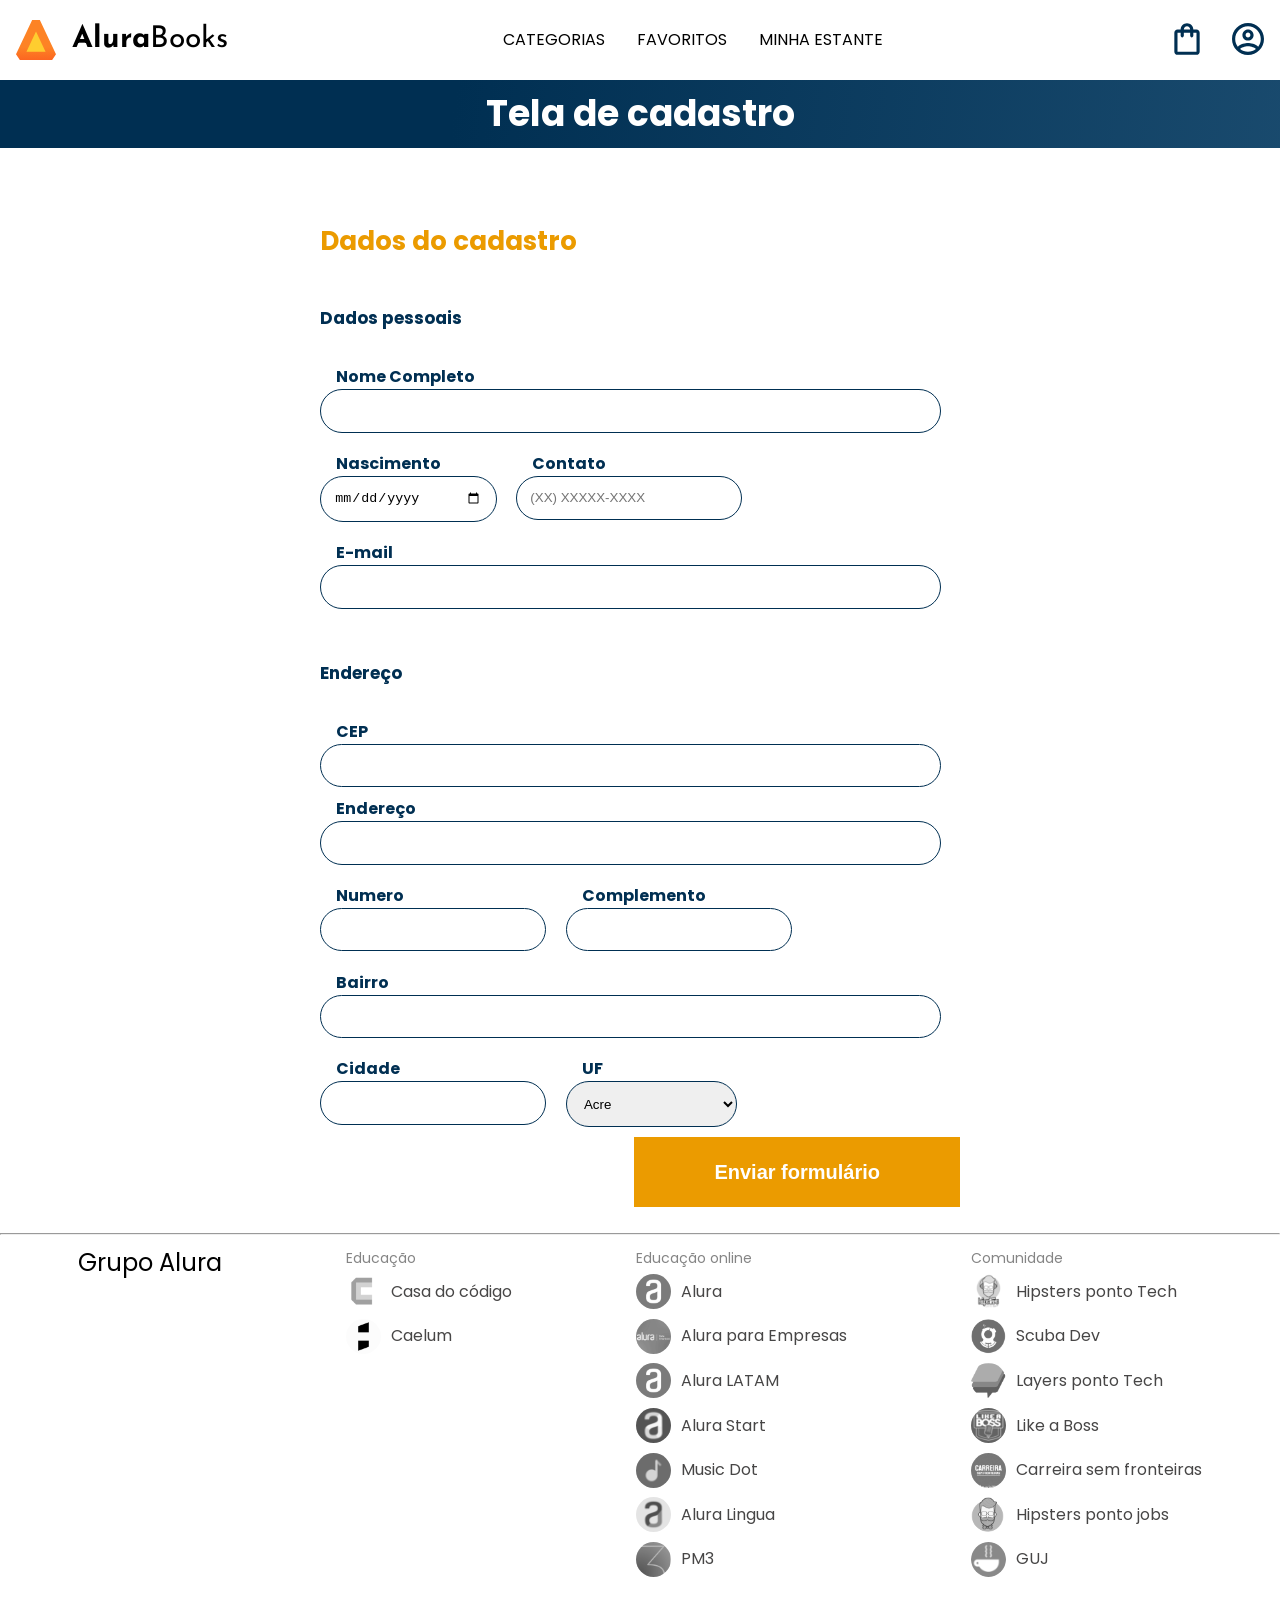
<file: alura-books-formulario/index.html>
<!DOCTYPE html>
<html lang="en">

<head>
    <meta charset="UTF-8">
    <meta http-equiv="X-UA-Compatible" content="IE=edge">
    <meta name="viewport" content="width=device-width, initial-scale=1.0">
    <link rel="stylesheet" href="./styles/reset.css">
    <link rel="preconnect" href="https://fonts.googleapis.com">
    <link rel="preconnect" href="https://fonts.gstatic.com" crossorigin>
    <link href="https://fonts.googleapis.com/css2?family=Poppins:wght@300;400;500;700&display=swap" rel="stylesheet">
    <link rel="stylesheet" href="https://unpkg.com/swiper@8/swiper-bundle.min.css" />
    <link href="https://fonts.googleapis.com/css2?family=Josefin+Sans:wght@400;700&display=swap" rel="stylesheet">
    <link rel="stylesheet" href="./styles/styles.css">
    <title>Formulário de cadastro</title>
</head>

<body>

    <header class="cabeçalho">
        <div class="container">
            <input type="checkbox" id="menu" class="container__botao">
            <label for="menu" class="container__rotulo">
                <span class="cabeçalho__menu-hamburguer container__imagem"></span>
            </label>
            <ul class="lista-menu">
                <li class="lista-menu__titulo">Categorias</li>
                <li class="lista-menu__item">
                    <a href="#" class="lista-menu__link">Programação</a>
                </li>
                <li class="lista-menu__item">
                    <a href="#" class="lista-menu__link">Front-end</a>
                </li>
                <li class="lista-menu__item">
                    <a href="#" class="lista-menu__link">Infraestrutura</a>
                </li>
                <li class="lista-menu__item">
                    <a href="#" class="lista-menu__link">Business</a>
                </li>
                <li class="lista-menu__item">
                    <a href="#" class="lista-menu__link">Design & UX</a>
                </li>
            </ul>
            <img src="img/Logo.svg" alt="Logo da Alurabooks" class="container__imagem">
            <h1 class="container__titulo"><b class="container__titulo--negrito">Alura</b>Books</h1>
        </div>

        <ul class="opções">
            <input type="checkbox" id="opções-menu" class="opções__botão">
            <li class="opções__item"><a href="#" class="opções__link">Categorias</a></li>
            <li class="opções__item"><a href="#" class="opções__link">Favoritos</a></li>
            <li class="opções__item"><a href="#" class="opções__link">Minha estante</a></li>
        </ul>

        <div class="container">
            <a href="#"><img src="img/Favoritos.svg" alt="Meus favoritos"
                    class="container__imagem container__imagem-transparente"></a>
            <a href="#" class="container__link">
                <img src="img/Compras.svg" alt="Carrinhos de compras" class="container__imagem">
                <p class="container__texto">Minha sacola</p>
            </a>
            <a href="#" class="container__link">
                <img src="img/Usuario.svg" alt="Meu perfil" class="container__imagem">
                <p class="container__texto">Meu perfil</p>
            </a>
        </div>
    </header>

    <section class="banner">
        <h2 class="banner__titulo">Tela de cadastro</h2>
    </section>

    <main class="principal">
        <h2 class="principal__titulo">Dados do cadastro</h2>

        <form class="principal__formulario" id="formulario" target="_blank"
            onsubmit="location.replace('./cadastro-finalizado.html')">
            <h3 class="principal__subtitulo">Dados pessoais</h3>
            <div class="formulario__campo">
                <label class="campo__etiqueta" for="nome">Nome Completo</label>
                <input name="nome" id="nome" class="campo__escrita" required />
            </div>
            <div class="formulario__dupla">
                <div class="formulario__campo">
                    <label class="campo__etiqueta" for="nascimento">Nascimento</label>
                    <input name="nascimento" id="nascimento" type="date" class="campo__escrita" required />
                </div>
                <div class="formulario__campo">
                    <label class="campo__etiqueta" for="telefone">Contato</label>
                    <input name="telefone" id="telefone" type="tel" placeholder="(XX) XXXXX-XXXX" class="campo__escrita"
                        required />
                </div>
            </div>
            <div class="formulario__campo">
                <label class="campo__etiqueta" for="email">E-mail</label>
                <input name="email" id="email" type="email" class="campo__escrita" required />
            </div>

            <h3 class="principal__subtitulo">Endereço</h3>

            <div class="formulario__campo">
                <label class="campo__etiqueta" for="cep">CEP</label>
                <input name="cep" id="cep" class="campo__escrita" required />
                <div id="erro"></div>
            </div>

            <div class="formulario__campo">
                <label class="campo__etiqueta" for="endereco">Endereço</label>
                <input name="endereco" id="endereco" class="campo__escrita" required />
            </div>
            <div class="formulario__dupla">
                <div class="formulario__campo">
                    <label class="campo__etiqueta" for="numero">Numero</label>
                    <input name="numero" id="numero" class="campo__escrita" required />
                </div>
                <div class="formulario__campo">
                    <label class="campo__etiqueta" for="complemento">Complemento</label>
                    <input name="complemento" id="complemento" class="campo__escrita" />
                </div>
            </div>
            <div class="formulario__campo">
                <label class="campo__etiqueta" for="bairro">Bairro</label>
                <input name="bairro" id="bairro" class="campo__escrita" required />
            </div>
            <div class="formulario__dupla">
                <div class="formulario__campo">
                    <label class="campo__etiqueta" for="cidade">Cidade</label>
                    <input name="cidade" id="cidade" class="campo__escrita" required />
                </div>

                <div class="formulario__campo">
                    <label class="campo__etiqueta" for="estado">UF</label>
                    <select id="estado" name="estado" class="campo__escrita">
                        <option value="AC">Acre</option>
                        <option value="AL">Alagoas</option>
                        <option value="AP">Amapá</option>
                        <option value="AM">Amazonas</option>
                        <option value="BA">Bahia</option>
                        <option value="CE">Ceará</option>
                        <option value="DF">Distrito Federal</option>
                        <option value="ES">Espírito Santo</option>
                        <option value="GO">Goiás</option>
                        <option value="MA">Maranhão</option>
                        <option value="MT">Mato Grosso</option>
                        <option value="MS">Mato Grosso do Sul</option>
                        <option value="MG">Minas Gerais</option>
                        <option value="PA">Pará</option>
                        <option value="PB">Paraíba</option>
                        <option value="PR">Paraná</option>
                        <option value="PE">Pernambuco</option>
                        <option value="PI">Piauí</option>
                        <option value="RJ">Rio de Janeiro</option>
                        <option value="RN">Rio Grande do Norte</option>
                        <option value="RS">Rio Grande do Sul</option>
                        <option value="RO">Rondônia</option>
                        <option value="RR">Roraima</option>
                        <option value="SC">Santa Catarina</option>
                        <option value="SP">São Paulo</option>
                        <option value="SE">Sergipe</option>
                        <option value="TO">Tocantins</option>
                        <option value="EX">Estrangeiro</option>
                    </select>
                </div>

            </div>


            <input type="submit" value="Enviar formulário" class="formulario__botao" id="enviar">
        </form>
    </main>

    <hr>
    <footer class="rodapé">
        <h2 class="rodapé__titulo">Grupo Alura</h2>
        <ul class="lista-rodapé">
            <li class="lista-rodapé__titulo">Educação</li>
            <li class="lista-rodapé__item">
                <img src="img/CasaDoCodigo.svg" alt="Logo da casa do código">
                <a href="https://www.casadocodigo.com.br/" class="lista-rodapé__link">Casa do código</a>
            </li>
            <li class="lista-rodapé__item">
                <img src="img/Caelum.svg" alt="Logo da caelum">
                <a href="https://caelum.com.br/" class="lista-rodapé__link">Caelum</a>
            </li>
        </ul>

        <ul class="lista-rodapé">
            <li class="lista-rodapé__titulo">Educação online</li>
            <li class="lista-rodapé__item">
                <img src="img/Alura.svg" alt="Logo da Alura">
                <a href="https://www.alura.com.br/" class="lista-rodapé__link">Alura</a>
            </li>
            <li class="lista-rodapé__item">
                <img src="img/AluraEmpresas.svg" alt="Logo da Alura para Empresas">
                <a href="https://www.alura.com.br/empresas" class="lista-rodapé__link">Alura para Empresas</a>
            </li>
            <li class="lista-rodapé__item">
                <img src="img/AluraLATAM.svg" alt="Logo da Alura Latam">
                <a href="https://www.aluracursos.com/" class="lista-rodapé__link">Alura LATAM</a>
            </li>
            <li class="lista-rodapé__item">
                <img src="img/AluraStart.svg" alt="Logo da Alura START">
                <a href="https://www.alurastart.com.br/" class="lista-rodapé__link">Alura Start</a>
            </li>
            <li class="lista-rodapé__item">
                <img src="img/MusicDot.svg" alt="Logo da Music Dot">
                <a href="https://www.musicdot.com.br/" class="lista-rodapé__link">Music Dot</a>
            </li>
            <li class="lista-rodapé__item">
                <img src="img/AluraLingua.svg" alt="Logo da Alura Lingua">
                <a href="https://www.aluralingua.com.br/" class="lista-rodapé__link">Alura Lingua</a>
            </li>
            <li class="lista-rodapé__item">
                <img src="img/PM3.svg" alt="Logo da PM3">
                <a href="https://www.cursospm3.com.br/" class="lista-rodapé__link">PM3</a>
            </li>
        </ul>

        <ul class="lista-rodapé">
            <li class="lista-rodapé__titulo">Comunidade</li>
            <li class="lista-rodapé__item">
                <img src="img/HipstersTech.svg" alt="Logo do Hipsters ponto Tech">
                <a href="https://hipsters.tech/" class="lista-rodapé__link">Hipsters ponto Tech</a>
            </li>
            <li class="lista-rodapé__item">
                <img src="img/ScubaDev.svg" alt="Logo do Scuba Dev">
                <a href="https://scuba.dev.br/" class="lista-rodapé__link">Scuba Dev</a>
            </li>
            <li class="lista-rodapé__item">
                <img src="img/LayersTech.svg" alt="Logo do Layers ponto Tech">
                <a href="https://layerspontotech.com.br/" class="lista-rodapé__link">Layers ponto Tech</a>
            </li>
            <li class="lista-rodapé__item">
                <img src="img/LikeABoss.svg" alt="Logo do Like a Boss">
                <a href="https://likeaboss.com.br/" class="lista-rodapé__link">Like a Boss</a>
            </li>
            <li class="lista-rodapé__item">
                <img src="img/CarreiraSemFronteira.svg" alt="Logo do Carreira sem fronteiras">
                <a href="https://www.carreirasemfronteiras.com.br/" class="lista-rodapé__link">Carreira sem
                    fronteiras</a>
            </li>
            <li class="lista-rodapé__item">
                <img src="img/HipstersJobs.svg" alt="Logo do Hipsters ponto jobs">
                <a href="https://hipsters.jobs/" class="lista-rodapé__link">Hipsters ponto jobs</a>
            </li>
            <li class="lista-rodapé__item">
                <img src="img/GUJ.svg" alt="Logo do GUJ">
                <a href="https://www.guj.com.br/" class="lista-rodapé__link">GUJ</a>
            </li>
        </ul>
    </footer>

    <script src="main.js"></script>
</body>

</html>
</file>
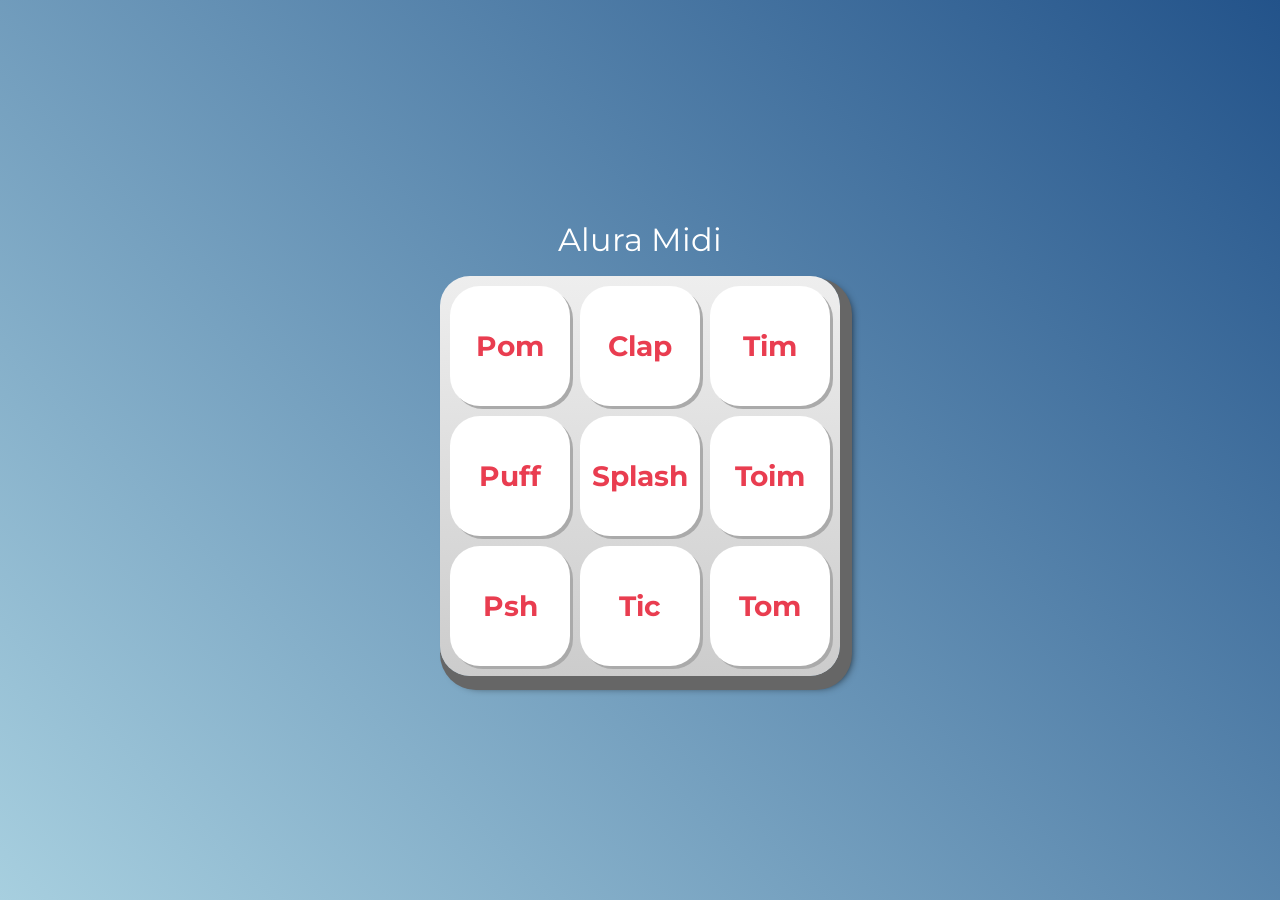
<file: alura-midi/index.html>
<!DOCTYPE html>
<html lang="pt-BR">
    <head>
        <meta charset="UTF-8">
        <meta http-equiv="X-UA-Compatible" content="IE=edge">
        <meta name="viewport" content="width=device-width, initial-scale=1.0">

        <title>Alura MIDI</title>

        <link rel="preconnect" href="https://fonts.googleapis.com">
        <link rel="preconnect" href="https://fonts.gstatic.com" crossorigin>
        <link href="https://fonts.googleapis.com/css2?family=Montserrat:wght@500;600&display=swap" rel="stylesheet">

        <link rel="icon" type="image/png" href="images/bateria.png">
        <link rel="stylesheet" href="css/reset.css">
        <link rel="stylesheet" href="css/estilos.css">

    </head>
    <body>

        <h1>Alura Midi</h1>

        <section class="teclado">
            <button class="tecla tecla_pom">Pom</button>
            <button class="tecla tecla_clap">Clap</button>
            <button class="tecla tecla_tim">Tim</button>

            <button class="tecla tecla_puff">Puff</button>
            <button class="tecla tecla_splash">Splash</button>
            <button class="tecla tecla_toim">Toim</button>

            <button class="tecla tecla_psh">Psh</button>
            <button class="tecla tecla_tic">Tic</button>
            <button class="tecla tecla_tom">Tom</button>
        </section>

        <audio src="sounds/keyq.wav" id="som_tecla_pom"></audio>
        <audio src="sounds/keyw.wav" id="som_tecla_clap"></audio>
        <audio src="sounds/keye.wav" id="som_tecla_tim"></audio>
        <audio src="sounds/keya.wav" id="som_tecla_puff"></audio>
        <audio src="sounds/keys.wav" id="som_tecla_splash"></audio>
        <audio src="sounds/keyd.wav" id="som_tecla_toim"></audio>
        <audio src="sounds/keyz.wav" id="som_tecla_psh"></audio>
        <audio src="sounds/keyx.wav" id="som_tecla_tic"></audio>
        <audio src="sounds/keyc.wav" id="som_tecla_tom"></audio>

        <script src="main.js"></script>
    </body>
</html>
</file>
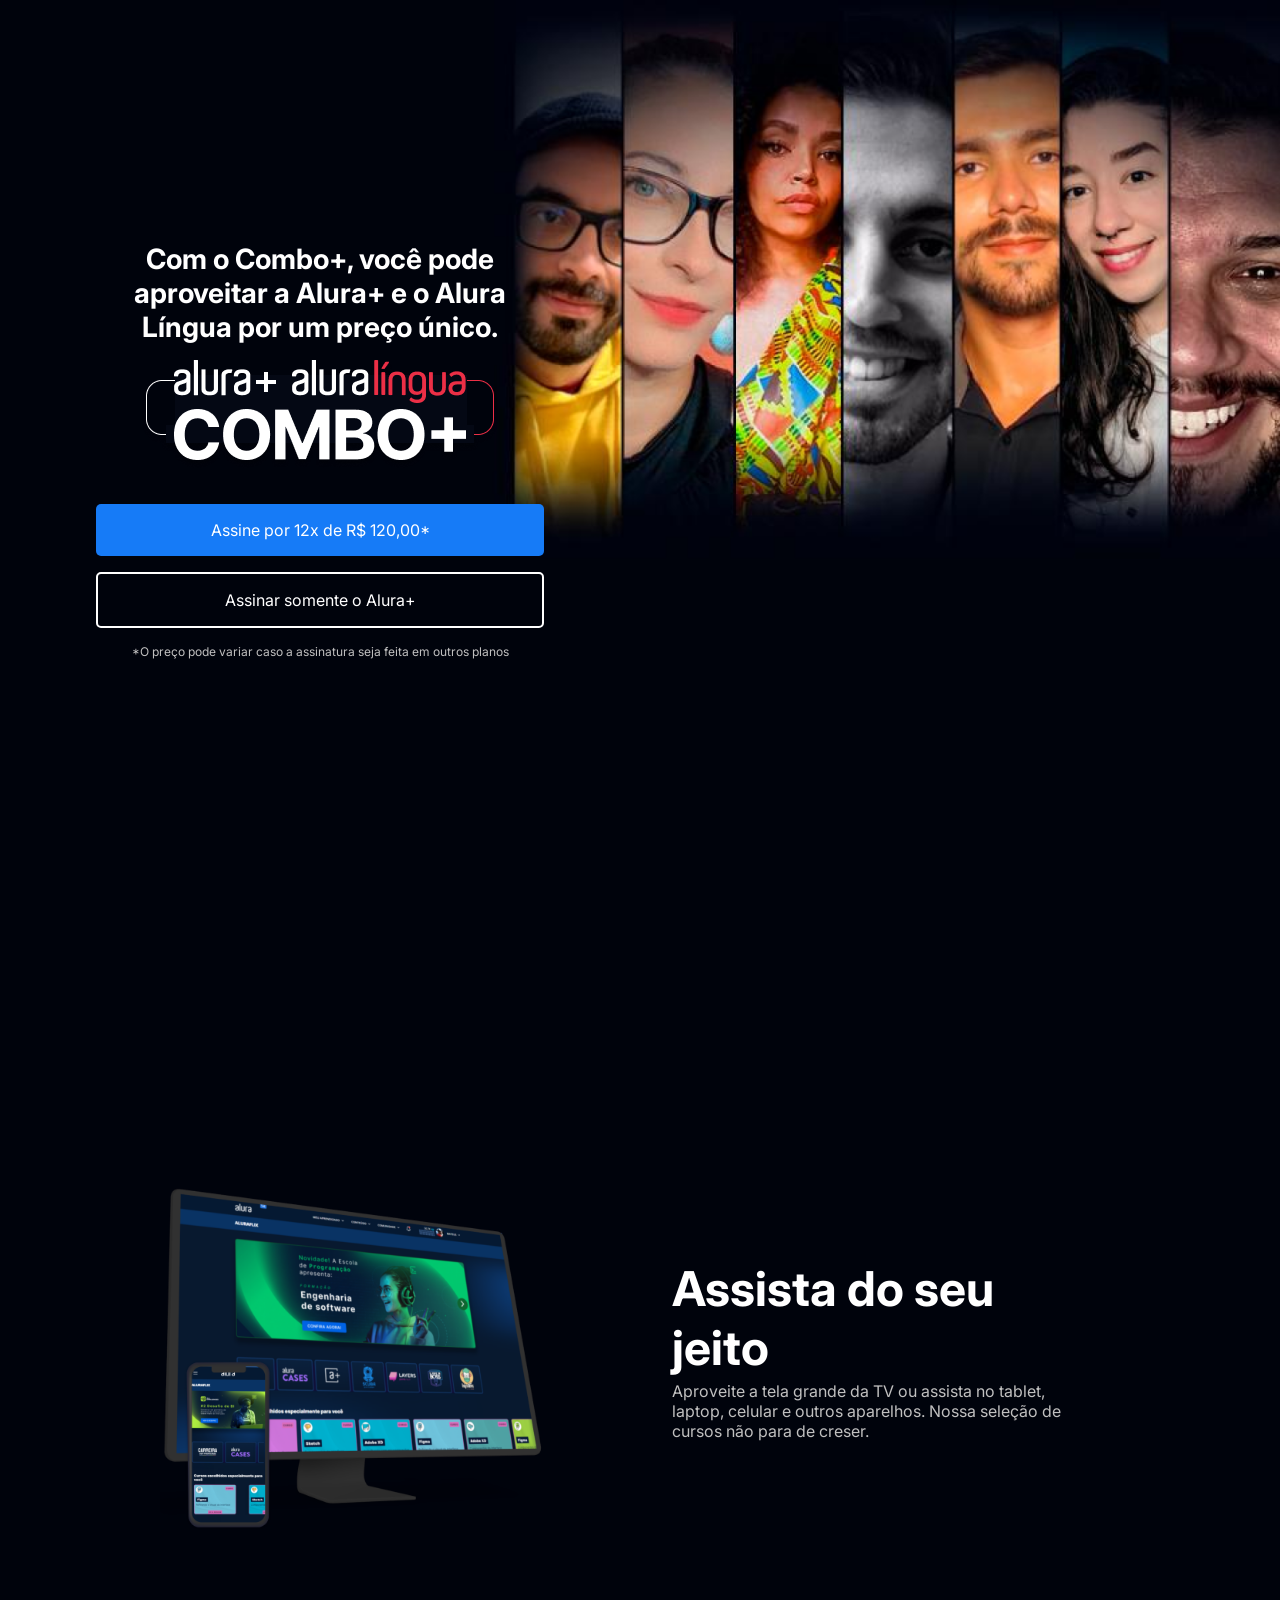
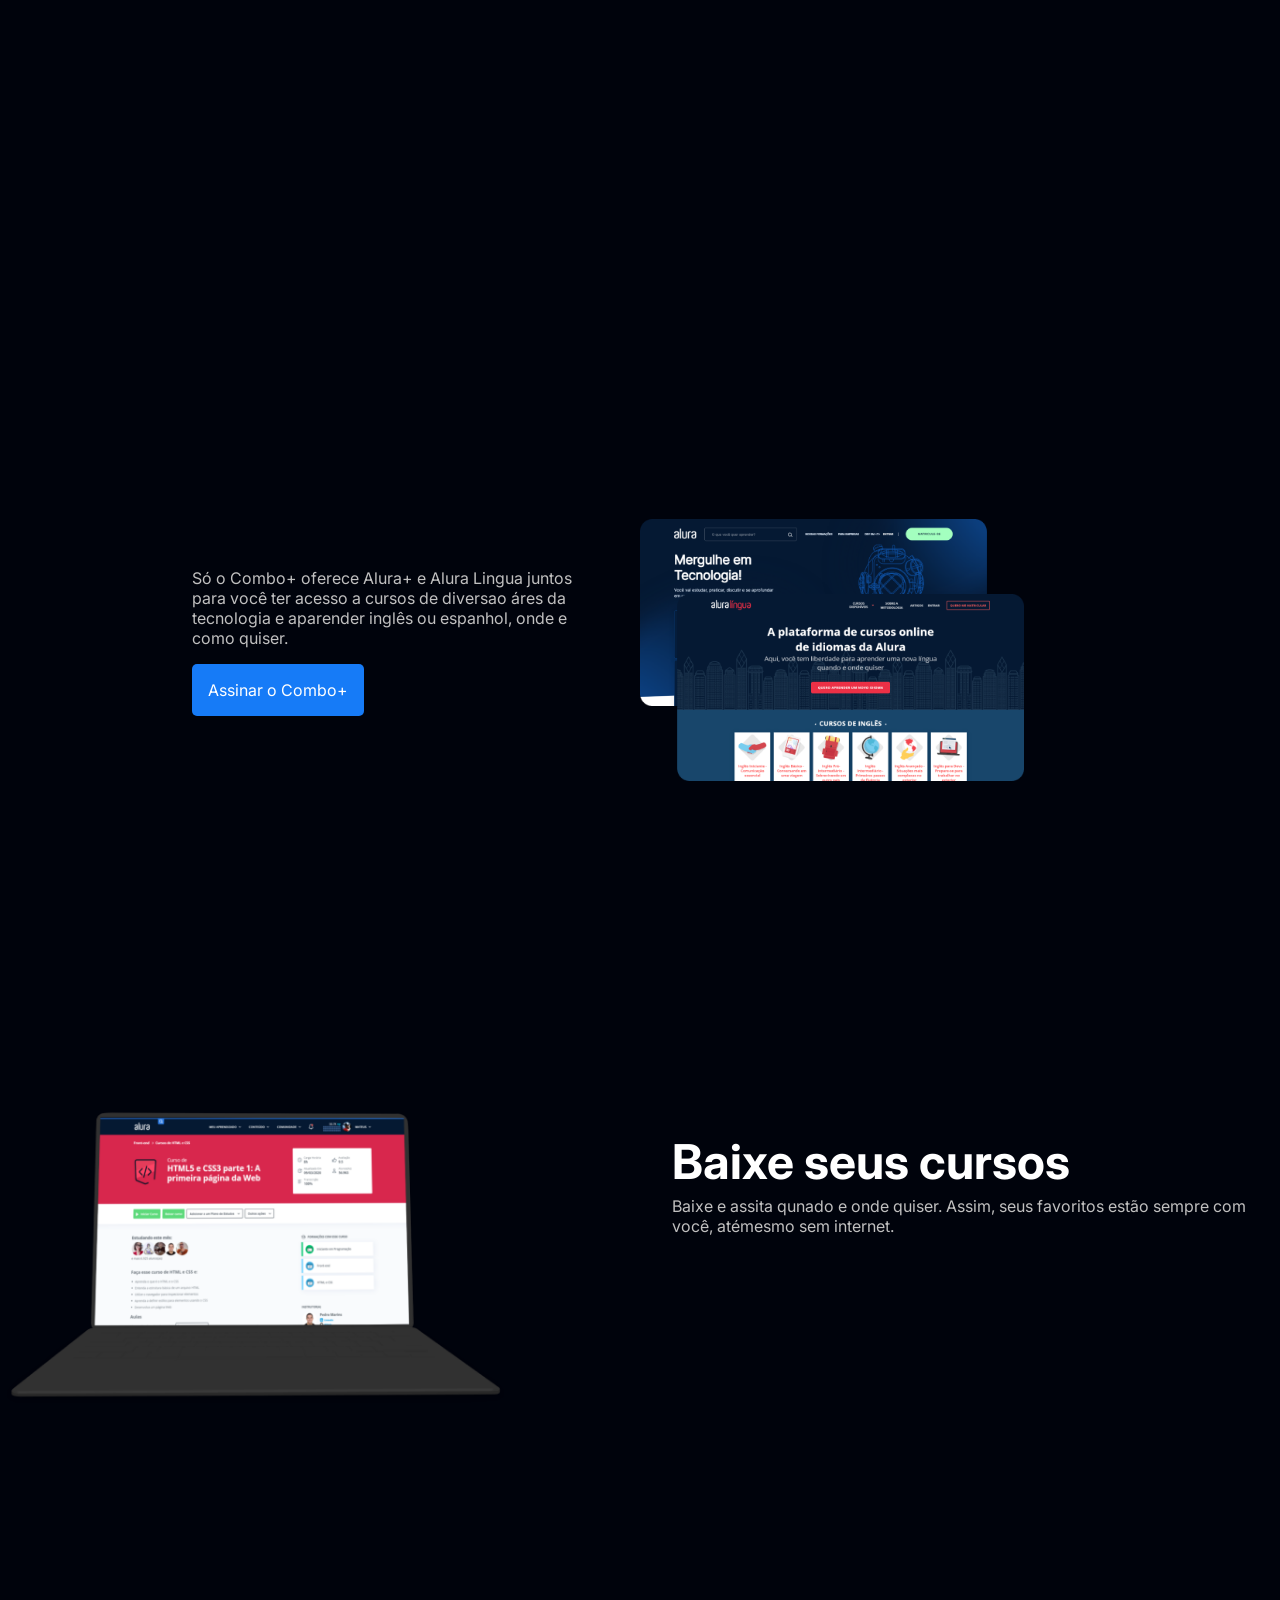
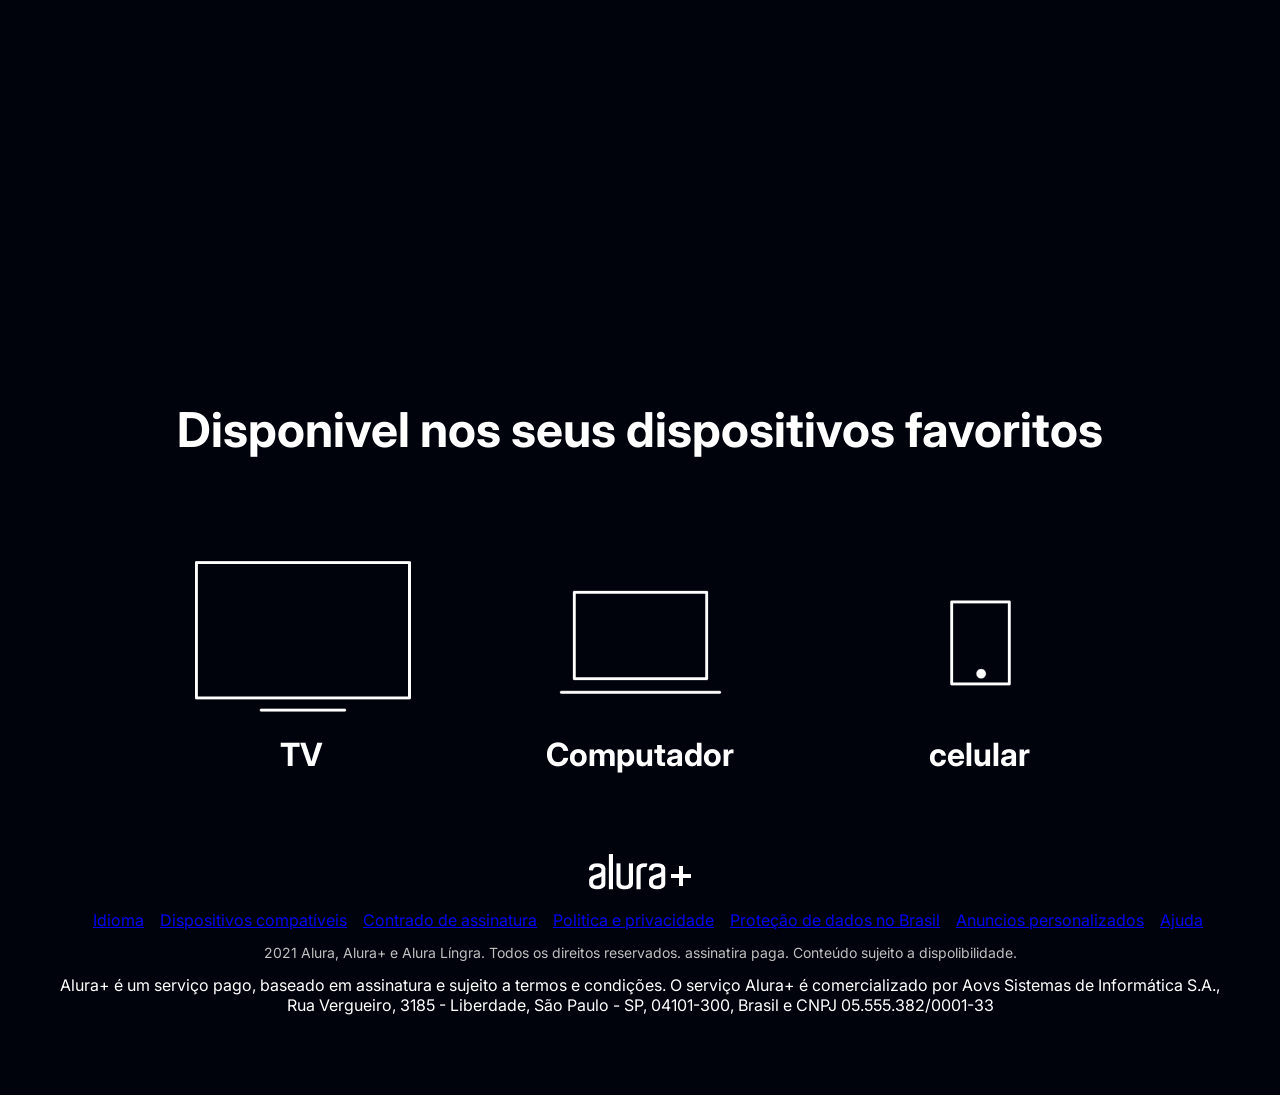
<file: alura-plus/index.html>
<!DOCTYPE html>
<html>
    <head>
        <title>Alura Plus</title>
        <meta charset="UTF-8">
        <meta name="viewport" content="width=device-width, initial-scale=1">
        <link rel="stylesheet" href="styles.css">
        <link rel="preconnect" href="https://fonts.googleapis.com">
        <link rel="preconnect" href="https://fonts.gstatic.com" crossorigin>
        <link href="https://fonts.googleapis.com/css2?family=Inter:wght@400;700&display=swap" rel="stylesheet">
    </head>
    <body>
        <section class="principal container">
            <div class="container__caixa">
                <h1 class="container__titulo">Com o Combo+, você pode aproveitar a Alura+ e o Alura Língua por um preço único.</h1>
                <img src="img/Combo.png" alt="O combo+ é a junção do alura+ e o alura língua" class="container__imagem">
                <a href="www.alura.com.br" class="container__botao">Assine por 12x de R$ 120,00*</a>
                <a href="ww.alura.com.br" class="container__botao botao__segundario">Assinar somente o Alura+</a>
                <p class="container__aviso">*O preço pode variar caso a assinatura seja feita em outros planos</p>
            </div>
        </section>

        <section class="container secundario">
            <img src="img/Plataformas.png" alt="Um nonitor e um celular com o alura+ aberto" class="secundario__imagem">
            <div class="container__descricao">
                <h2 class="descricao__titulo">Assista do seu jeito</h2>
                <p class="descricao__texto">Aproveite a tela grande da TV ou assista no tablet, laptop, celular e outros aparelhos. Nossa seleção de cursos não para de creser.</p>
            </div>
        </section>

        <section class="container secundario">
            <div class="container__descricao">
                <p class="descricao__texto">Só o Combo+ oferece Alura+ e Alura Lingua juntos para você ter acesso a cursos de diversao áres da tecnologia e aparender inglês ou espanhol, onde e como quiser.</p>
                <a href="www.alura.com.br" class="container__botao secundario__botao">Assinar o Combo+</a>
            </div>
            <img src="img/Telas.png" alt="Tela da alura plus e do alira lingua" class="secundario__imagem">
        </section>

        <section class="container terciario">
            <img src="img/Notebook.png" alt="Cmputador com imagens do Alura+" class="secundario__imagem">
            <div class="container__descricao">
                <h2 class="descricao__titulo">Baixe seus cursos</h2>
                <p class="descricao__texto">Baixe e assita qunado e onde quiser. Assim, seus favoritos estão sempre com você, atémesmo sem internet.</p>
            </div>
        </section>

        <section class="dispositivos">
            <h2 class="dispositivos__titulo">Disponivel nos seus dispositivos favoritos</h2>
            <ul class="dispositivos__lista">
                <li>
                    <img src="img/tv.png" alt="Imagem de televisão">
                    <h3 class="lista__item">TV</h3>
                </li>
                <li>
                    <img src="img/computador.png" alt="Imagem de Computador">
                    <h3 class="lista__item">Computador</h3>
                </li>
                <li>
                    <img src="img/celular.png" alt="Imagem de celular">
                    <h3 class="lista__item">celular</h3>
                </li>
            </ul>
        </section>

        <footer class="rodape">
            <img src="img/Logo.png " alt="Logo Alura+" class="rodape__logo">
            <ul class="rodape__lista">
                <li class="lista__link">
                    <a href="#">Idioma</a>
                </li>
                <li class="lista__link">
                    <a href="#">Dispositivos compatíveis</a>
                </li>
                <li class="lista__link">
                    <a href="#">Contrado de assinatura</a>
                </li>
                <li class="lista__link">
                    <a href="#">Politica e privacidade</a>
                </li>
                <li class="lista__link">
                    <a href="#">Proteção de dados no Brasil</a>
                </li>
                <li class="lista__link">
                    <a href="#">Anuncios personalizados</a>
                </li>
                <li class="lista__link">
                    <a href="#">Ajuda</a>
                </li>
            </ul>
            <p class="rodape__texto">2021 Alura, Alura+ e Alura Língra. Todos os direitos reservados. assinatira paga. Conteúdo sujeito a dispolibilidade.</p>
            <p class="rodade__texto">Alura+ é um serviço pago, baseado em assinatura e sujeito a termos e condições. O serviço Alura+ é comercializado por Aovs Sistemas de Informática S.A., Rua Vergueiro, 3185 - Liberdade, São Paulo - SP, 04101-300, Brasil e CNPJ 05.555.382/0001-33</p>
        </footer>
    </body>
</html>
</file>
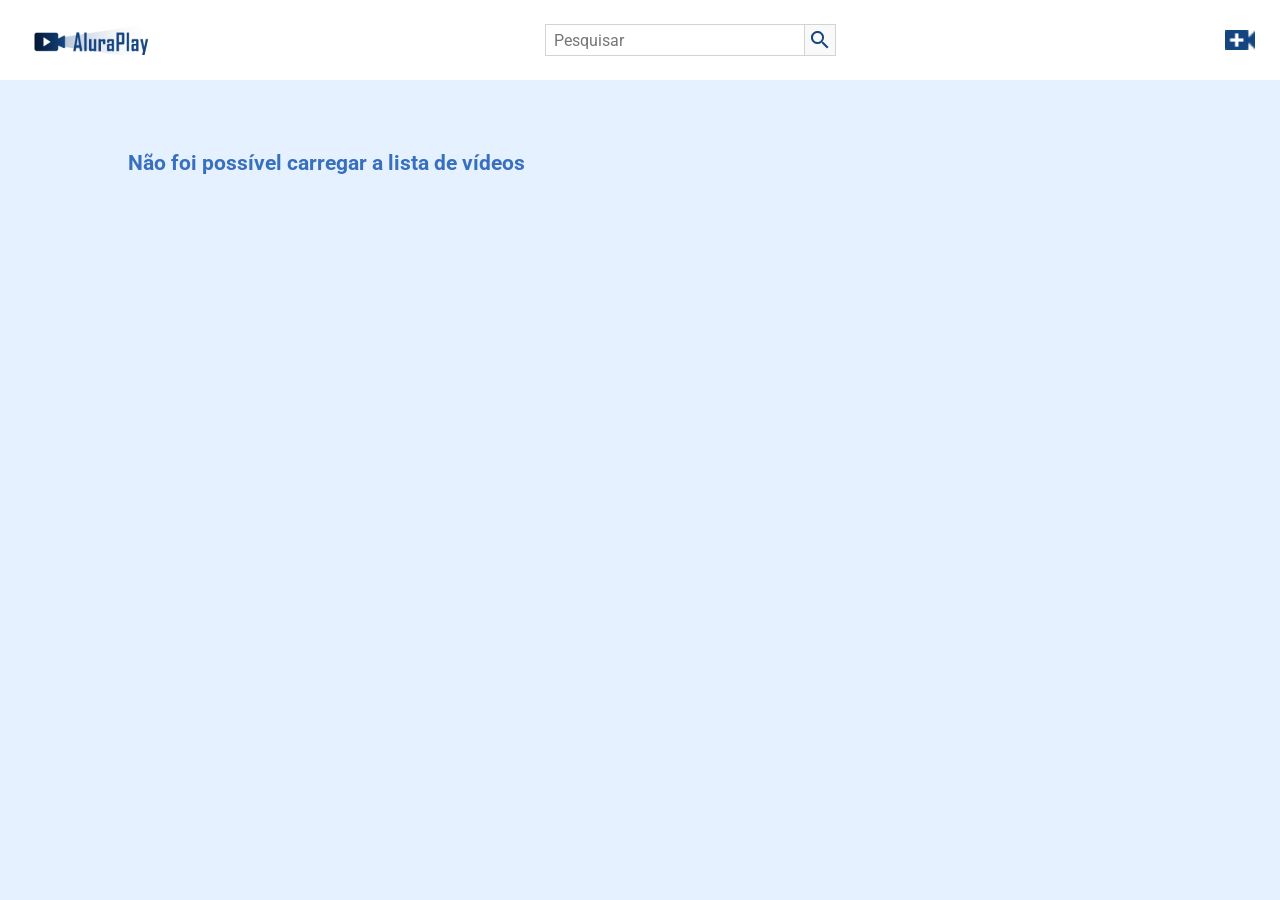
<file: aluraplay-requisicoes/index.html>
<!DOCTYPE html>
<html lang="pt-br">

<head>
    <meta charset="UTF-8">
    <meta http-equiv="X-UA-Compatible" content="IE=edge">
    <meta name="viewport" content="width=device-width, initial-scale=1.0">
    <link href="https://fonts.googleapis.com/css2?family=Roboto:wght@400;700&display=swap" rel="stylesheet">
    <link rel="stylesheet" href="./css/reset.css">
    <link rel="stylesheet" href="./css/estilos.css">
    <link rel="stylesheet" href="./css/flexbox.css">
    <title>AluraPlay</title>
    <link rel="shortcut icon" href="./img/favicon.ico" type="image/x-icon">
</head>

<body>

    <header>

        <nav class="cabecalho">
            <a class="logo" href="./index.html"></a>

            <div class="cabecalho__pesquisar">

                <input type="search" placeholder="Pesquisar" id="pesquisar" class="pesquisar__input" data-pesquisa>
                <button class="pesquisar__botao" data-botao-pesquisa>

            </div>

            <div class="cabecalho__icones">
                <a href="./pages/enviar-video.html" class="cabecalho__videos"></a>
            </div>
        </nav>

    </header>

    <ul class="videos__container" alt="videos alura" data-lista>

    </ul>
    <script src="./js/mostrarVideos.js" type="module"></script>
    <script src="./js/buscarVideo.js" type="module"></script>
</body>

</html>
</file>
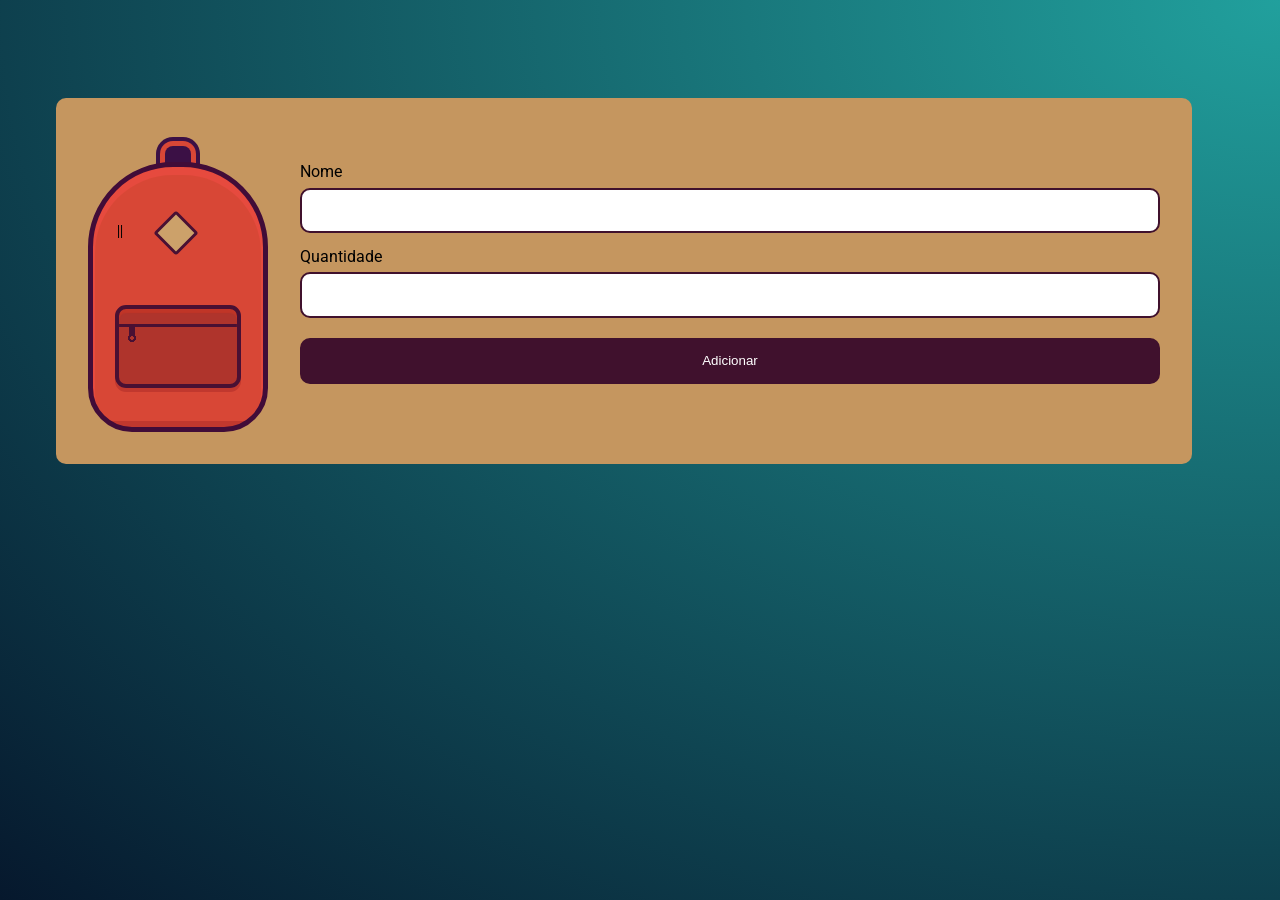
<file: mochila-de-viagem/index.html>
<!DOCTYPE html>
<html lang="en">

<head>
    <meta charset="UTF-8">
    <meta http-equiv="X-UA-Compatible" content="IE=edge">
    <meta name="viewport" content="width=device-width, initial-scale=1.0">
    <title>Mochila de viagem</title>
    <link rel="stylesheet" href="css/style.css">

    <link rel="preconnect" href="https://fonts.googleapis.com">
    <link rel="preconnect" href="https://fonts.gstatic.com" crossorigin>
    <link href="https://fonts.googleapis.com/css2?family=Roboto&display=swap" rel="stylesheet">
</head>
<body>
    <main class="conteudo">
        <div class="principal">
            <div class="mochila"></div>
            <form action="" class="adicionar" id="novoItem">
                <label for="nome">Nome</label>
                <input type="text" name="nome" id="nome">
                <label for="quantidade">Quantidade</label>
                <input type="number" name="quantidade" id="quantidade">
                <input type="submit" value="Adicionar" class="cadastrar" id="cadastrar">
            </form>
        </div>

        <ul class="lista" id="lista"></ul>
    </main>

    <script src="js/main.js"></script>
</body>
</html>
</file>
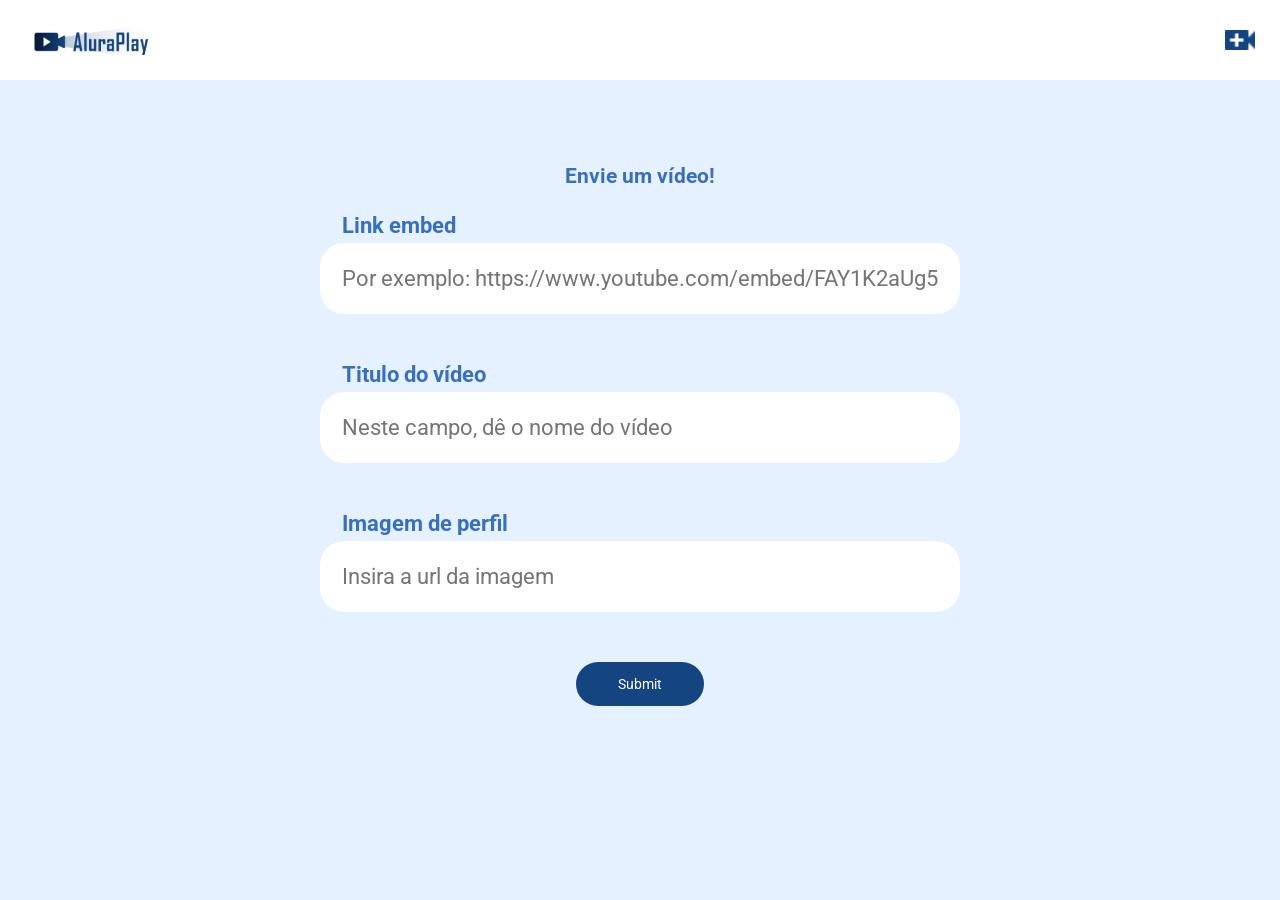
<file: aluraplay-requisicoes/pages/enviar-video.html>
<!DOCTYPE html>
<html lang="pt-br">

<head>
    <meta charset="UTF-8">
    <meta http-equiv="X-UA-Compatible" content="IE=edge">
    <meta name="viewport" content="width=device-width, initial-scale=1.0">
    <link href="https://fonts.googleapis.com/css2?family=Roboto:wght@400;700&display=swap" rel="stylesheet">
    <link rel="stylesheet" href="../css/reset.css">
    <link rel="stylesheet" href="../css/estilos.css">
    <link rel="stylesheet" href="../css/estilos-form.css">
    <link rel="stylesheet" href="../css/flexbox.css">
    <title>AluraPlay</title>
    <link rel="shortcut icon" href="./img/favicon.ico" type="image/x-icon">
</head>

<body>

    <!-- Cabecalho -->
    <header>

        <nav class="cabecalho">
            <a class="logo" href="../index.html"></a>

            <div class="cabecalho__icones">
                <a href="./enviar-video.html" class="cabecalho__videos"></a>
            </div>
        </nav>

    </header>

    <main class="container">

        <form class="container__formulario" data-formulario>
            <h2 class="formulario__titulo">Envie um vídeo!</h3>
                <div class="formulario__campo">
                    <label class="campo__etiqueta" for="url">Link embed</label>
                    <input name="url" class="campo__escrita" required
                        placeholder="Por exemplo: https://www.youtube.com/embed/FAY1K2aUg5g" id='url' data-url />
                </div>


                <div class="formulario__campo">
                    <label class="campo__etiqueta" for="titulo">Titulo do vídeo</label>
                    <input name="titulo" class="campo__escrita" required placeholder="Neste campo, dê o nome do vídeo"
                        id='titulo' data-titulo />
                </div>

                <div class="formulario__campo">
                    <label class="campo__etiqueta" for="imagem">Imagem de perfil</label>
                    <input name="imagem" class="campo__escrita" required placeholder="Insira a url da imagem"
                        id='imagem' data-imagem />
                </div>

                <input class="formulario__botao" type="submit" />
        </form>

    </main>
    <script src="../js/criarVideo.js" type="module"></script>
</body>

</html>
</file>
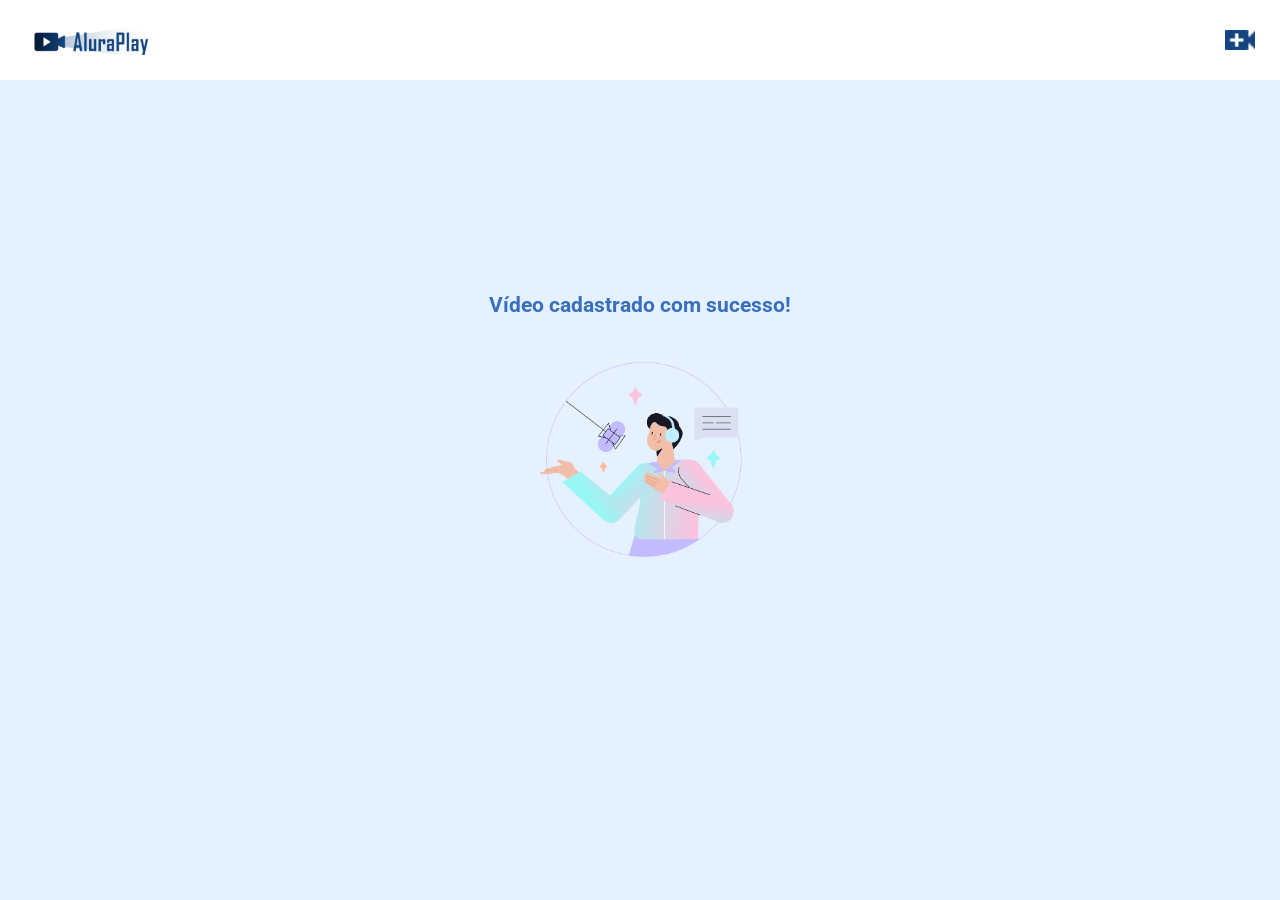
<file: aluraplay-requisicoes/pages/envio-concluido.html>
<!DOCTYPE html>
<html lang="pt-br">

<head>
    <meta charset="UTF-8">
    <meta http-equiv="X-UA-Compatible" content="IE=edge">
    <meta name="viewport" content="width=device-width, initial-scale=1.0">
    <link href="https://fonts.googleapis.com/css2?family=Roboto:wght@400;700&display=swap" rel="stylesheet">
    <link rel="stylesheet" href="../css/reset.css">
    <link rel="stylesheet" href="../css/estilos.css">
    <link rel="stylesheet" href="../css/estilos-form.css">
    <link rel="stylesheet" href="../css/flexbox.css">
    <title>AluraPlay</title>
    <link rel="shortcut icon" href="./img/favicon.ico" type="image/x-icon">
</head>

<body>

    <!-- Cabecalho -->
    <header>

        <nav class="cabecalho">
            <a class="logo" href="../index.html"></a>

            <div class="cabecalho__icones">
                <a href="./enviar-video.html" class="cabecalho__videos"></a>
            </div>
        </nav>

    </header>

    <main class="mensagem">
        <div>
            <h3 class="mensagem__titulo">Vídeo cadastrado com sucesso!</h3>
            <img src="../img/upload.png" class="mensagem__imagem">
        </div>
    </main>


</body>

</html>
</file>
<file: alura-books-formulario/styles/styles.css>
@import url("header.css");
@import url("banner.css");
@import url("formulario.css");
@import url("rodape.css");
@import url("cadastro.css");

:root {
    --cor-de-fundo: #EBECEE;
    --branco: #FFFFFF;
    --laranja: #EB9B00;
    --azul-degrade: linear-gradient(97.54deg, #002F52 35.49%, #326589 165.37%);
    --fonte-principal: "Poppins";
    --azul: #002F52;
    --fonte-secundario: "Josefin Sans";
    --preto: #000000;
    --cinza: #474646;
    --cinza-claro: #858585;
    --vermelho: #D94937;
}

body {
    background-color: var(--branco);
    font-family: var(--fonte-principal);
    font-size: 16px;
    font-weight: 400;
}
</file>
<file: alura-midi/css/estilos.css>
:root {
  --cinza: #aaa;
  --vermelha: #e93d50;
  --vermelha-escura: #af303f;
  --branca: #fff;
  --luz: rgb(229, 255, 0);
}

body {
  align-items: center;
  background: linear-gradient(45deg, #a7cfdf 0%,#23538a 100%);
  display: flex;
  justify-content: center;
  flex-direction: column;
  font-family: 'Montserrat', sans-serif;
  min-height: 100vh;
}

h1 {
  color: var(--branca);
  margin-bottom: 20px;
  font-size: 2rem;
}

.teclado {
  background: linear-gradient(to bottom, #eeeeee 0%,#cccccc 100%);
  box-shadow: 6px 8px 0 6px #666, 10px 10px 10px #000;
  border-radius: 30px;
  display: grid;
  gap: 10px;
  grid-template-columns: repeat(3, 1fr);
  padding: 10px;
}

.tecla {
  background-color: var(--branca);
  border-radius: 30px;
  box-shadow: 3px 3px 0 var(--cinza);
  color: var(--vermelha);
  cursor: pointer;
  height: 120px;
  font-size: 1.75em;
  font-weight: bold;
  line-height: 120px;
  text-align: center;
  width: 120px;
}

.tecla.ativa,
.tecla:active {
  background-color: var(--vermelha);
  border: 4px solid  var(--vermelha);
  box-shadow: 3px 3px 0 var(--vermelha-escura) inset;
  color: var(--branca);
  outline: none;
}

.tecla.focus,
.tecla:focus {
  outline: none;
  box-shadow: 1px 1px 10px var(--luz);
}

.tecla.active:focus,
.tecla:active:focus {
  box-shadow: 3px 3px 0 var(--vermelha-escura) inset, 1px 1px 10px var(--luz);
}
</file>
<file: alura-plus/styles.css>
:root {
    --branco-principal: #FFFFFF;
    --cinza-secundario: #C0C0C0;
    --botao-azul: #167BF7;
    --cor-de-fundo: #00030C;
    --fonte-principal: 'Inter';
    --botao-azul-efeito: #3C92Fa;

}

body {
    background-color: var(--cor-de-fundo);
    color: var(--branco-principal);
    font-family: var(--fonte-principal);
    font-size: 16px;
    font-weight: 400;
}

* {
    margin: 0;
    padding: 0;
}

.principal {
    background-image: url("img/Background.png");
    background-repeat: no-repeat;
    background-size: contain;
    align-items: center;
    text-align: center;
}

.container {
    height: 100vh;
    display: grid;
    grid-template-columns: 50% 50%;
}

.container__caixa {
    margin: 0 6em;
}

.container__titulo {
    font-size: 28px;
    font-weight: 700;
}

.container__botao {
    background-color: var(--botao-azul);
    border-radius: 5px;
    padding: 1em;
    color: var(--branco-principal);
    display: block;
    text-decoration: none;
    margin-bottom: 1em;
}

.botao__segundario {
    background-color: transparent;
    border: 2px solid var(--branco-principal);
}

.container__aviso {
    font-size: 12px;
    color: var(--cinza-secundario);
}

.container__imagem {
    margin: 1em 0 2em 0;
}

.secundario__imagem {
    width: 80%;
}

.secundario {
    align-items: center;
    margin: 0 10em;
}

.descricao__titulo {
    font-weight: 700;
    font-size: 48px;
    color: var(--branco-principal);
    margin-bottom: 0.1em;
}

.descricao__texto {
    color: var(--cinza-secundario);
}

.secundario__botao {
    display: inline-block;
    margin-top: 1em;
}

.container__descricao {
    padding: 2em;
}

.dispositivos {
    text-align: center;
}

.dispositivos__titulo {
    font-size:  48px;
    color: var(--branco-principal);
}

.dispositivos__lista { 
    display: flex;
    justify-content: center;
    list-style-type: none;
    margin: 5em 0;
}

.lista__item {
    font-size: 32px;
    color: var(--branco-principal);
}

.rodape {
    text-align: center;
    margin: 5em 3em;
}

.rodape__lista {
    display: flex;
    justify-content: center;
    list-style-type: none;
    margin-top: 1em;
}

.lista__link {
    text-decoration: none;
    color: var(--branco-principal);
    margin-left: 1em;
}

.rodape__texto {
    margin: 1em;
    color: var(--cinza-secundario);
    font-size: 14px;
}

.lista__link a:hover {
    color: var(--botao-azul);
}

.container__botao:hover {
    background-color: var(--botao-azul-efeito);
    color: var(--cor-de-fundo);
}
</file>
<file: aluraplay-requisicoes/css/estilos.css>
*,
*::before,
*::after {
    --azul-escuro: #154580;
    --azul-medio: #3970BE;
    --azul-claro: #E5F1FF;
    --cinza-texto: #444444;
    --cinza-claro: #ECECEC;
    box-sizing: border-box;
}

body {
    font-family: Roboto, Arial, Helvetica, sans-serif;
    background-color: var(--azul-claro);
    position: relative;
    width: 100%;
    height: 100vh;
    overflow: auto;
    font-size: 14px;
    color: white;
    box-sizing: border-box;
    text-align: center;
}

/* ESTILOS DO HEADER */

.cabecalho {
    background-color: white;
    position: fixed;
    top: 0;
    height: 80px;
    width: 100%;
    padding: 0 25px;
    z-index: 2;
}

.logo {
    background-image: url(../img/cabecalho/Logo.png);
    background-repeat: no-repeat;
    padding: 15px 65px;
    cursor: pointer;
}


.cabecalho__videos {
    background-image: url(../img/cabecalho/video_call.png);
    background-size: contain;
    background-repeat: no-repeat;
    background-position: center;
    padding: 15px;
}

/* ESTILOS DA SEÇÃO VÍDEOS */

.videos__container {
    color: black;
}

.mensagem {
    display: grid;
    align-items: center;
    justify-content: center;
    height: 100vh;
}

.mensagem__imagem {
    width: 30%;
}

.mensagem__titulo {
    color: var(--azul-medio);
    font-weight: bold;
    font-size: 21px;
}

.pesquisar__input {
    width: 260px;
    height: 32px;
    border: 1px solid rgb(211, 211, 211);
    font-size: 16px;
    padding: 3px 8px;
    border: 1px solid rgb(211, 211, 211);
    color: var(--azul-escuro);
}

.pesquisar__botao {
    background-image: url(../img/cabecalho/search.png);
    background-repeat: no-repeat;
    background-position: center;
    border: 1px solid rgb(211, 211, 211);
    background-color: #F9F9F9;
    border-left: none;
    padding: 15px 15px;
    cursor: pointer;
}

.cabecalho__pesquisar {
    display: flex;
    justify-content: center;
}

@media(min-width: 834px) {

    body {
        height: 100vh;
    }

}
</file>
<file: aluraplay-requisicoes/css/flexbox.css>
/* Aula 1 */
.cabecalho {
    display: flex;
    justify-content: space-between;
    align-items: center;
}






/* SEÇÃO VÍDEOS */

.videos__container {
    display: flex;
    flex-wrap: wrap;
    gap: 10px;
    z-index: 1;
    padding: 153px 20px 10px 20px;
}

.videos__item {
    flex-grow: 1;
    height: 303px;
    width: 300px;
}

/* grid vídeos */

.descricao-video {
    margin-top: 1rem;
    display: grid;
    text-align: start;
    column-gap: 1rem;
    row-gap: 10px;
    grid-template-columns: auto 1fr;
}

.descricao-video img {
    grid-area: 1 / 1 / 3 / 2;
}

.descricao-video h3 {
    grid-area: 1 / 2 / 2 / 3;
    font-weight: 700;
    color: #444444;
}

.descricao-video p {
    grid-area: 2 / 2 / 3 / 3;
    font-size: 14px;
    color: #444444;
}

.descricao-video img {
    width: 2em;
    height: 2em;
    border-radius: 100%;
}

@media(min-width: 834px) {

    .videos__container {
        padding-left: 10%;
        padding-right: 10%;
    }
}

@media(min-width: 1440px) {
    .videos__item {
        width: 288px;
    }
}
</file>
<file: mochila-de-viagem/css/style.css>
html {
    background: radial-gradient(farthest-corner at right top,#21A09D, #06182D);
    height: 100%;
    font-family: 'Roboto', cursive;
}

.conteudo {
    padding: 10vh 3em 0;
    display: flex;
    align-items: flex-start;
    gap: 2em;
}

.principal {
    flex-grow: 1;
    flex-basis: auto;
    min-width: 600px;
    padding: 4em 2em 2em;
    box-sizing: border-box;
    display: flex;
    background: #C5965F;
    border-radius: 10px;
    gap: 2em;
}
  
.mochila {
    min-width: 170px;
    max-width: 170px;
    height: 180px;
    padding-top: 80px;
    background-color: #d84736;
    box-shadow: inset 0 6px 0 2px #e64a3e, 0 -93px 0 -77px #3b1045, 0 -93px 0 -72px #d84736, 0 -93px 0 -68px #3b1045;
    background-image: linear-gradient(to right, transparent 5px, transparent 20px, transparent 1px, transparent 25px, transparent 5px, transparent 20px, transparent 20px, transparent 86px, #c1382e 45px, #c1382e 230px, transparent 25px, transparent 172px );
    background-position: center 254px;
    background-size: 305px 6px;
    background-repeat: repeat-x; 
    border: 5px solid #410c38;
    border-radius: 85px 85px 44px 44px;
    display: inline-block;
    vertical-align: top;
    flex-basis: auto;
    flex-grow: 1;
}
  
.mochila:before, .mochila:after {
    display: block;
    content: '';
    position: absolute;
  }
  
.mochila:before {
    height: 75px;
    width: 118px;
    background-image: radial-gradient(circle closest-corner at 13px 29px , #af342c, #af342c 2px, transparent 2px, transparent), radial-gradient(circle closest-corner at 13px 29px , #491033, #491033 4px, transparent 4px, transparent), linear-gradient(to bottom, transparent 10px, transparent 15px, #491033 5px, #491033 18px, transparent 18px, transparent 100px), linear-gradient(to right, #af342c 10px, #af342c 10px, transparent 10px, transparent 16px, #af342c 9px, #af342c 50px), linear-gradient(to bottom, #af342c 8px, #af342c 16px, #491033 8px, #491033 30px, #af342c 20px, #af342c 72px, #af342c 10px, #af342c 57px, #af342c 5%);
    margin-left: 22px;
    margin-top: 58px;
    border: 4px solid #491033;
    border-radius: 11px;
    box-shadow: 0 4px 0 0 #c1382e, inset 0px 4px 1px 0 #c03527;
    content: '||';
    color: transparent;
    font-family: Comic Sans MS;
    font-weight: bold;
    z-index: 1;
    text-shadow: rgb(0, 0, 0) -2px -86px 0px;
    font-size: 14px;
}
  
.mochila:after {
    margin-left: 67px;
    margin-top: -30px;
    background: #cca16a;
    width:26px;
    height:26px;
    border: 3px solid #491033;
    border-radius: 3px;
    transform: rotate(45deg);
}

.adicionar {
    width: 100%;
}

.adicionar input {
    width: 100%;
    box-sizing: border-box;
    margin: 0.5em 0 1em;
    padding: 1em 0.5em;
    border-radius: 10px;
    border: 2px solid #40112D;
}

.adicionar label {
    display: block;
}

.cadastrar {
    background-color: #40112D;
    color: #FFFFFF;
    cursor: pointer;
}

.lista {
    margin: 0;
    padding: 0;
}

.item {
    list-style: none;
    padding: 0.6em 2em;
    background: #FFFFFF;
    border-radius: 10px;
    margin: 0 0 1em;
    width: 100%;
    box-sizing: border-box;
    display: inline-flex;
    align-items: center;
    gap: 1em;
    font-size: 20px;
}

.item strong {
    border-radius: 50%;
    display: flex;
    align-items: center;
    justify-content: center;
    width: 40px;
    height: 40px;
    Background: #C5965F;
    font-weight: 400;
}
</file>
<file: aluraplay-requisicoes/css/estilos-form.css>
.container {
    display: grid;
    align-items: center;
    justify-content: center;
    height: 100vh;
}

.container__formulario {
    margin: 3em 0;
    display: flex;
    flex-direction: column;
    align-items: center;
    justify-content: center;
    text-align: initial;
}

.formulario__campo {
    margin: 1em;
    font-size: 1.6em;
}

.formulario__titulo {
    color: var(--azul-medio);
    font-weight: bold;
    font-size: 21px;
}

.campo__escrita {
    width: 50vw;
    border-radius: 24px;
    display: block;
    color: black;
    padding: 1em
}

.campo__etiqueta {
    line-height: 1.5;
    padding: 0 0 .1em 1em;
    font-weight: 700;
    color: var(--azul-medio);
}

.formulario__botao {
    padding: 1em 3em;
    margin: 2em 0;
    border-radius: 24px;
    background-color: var(--azul-escuro);
}
</file>
